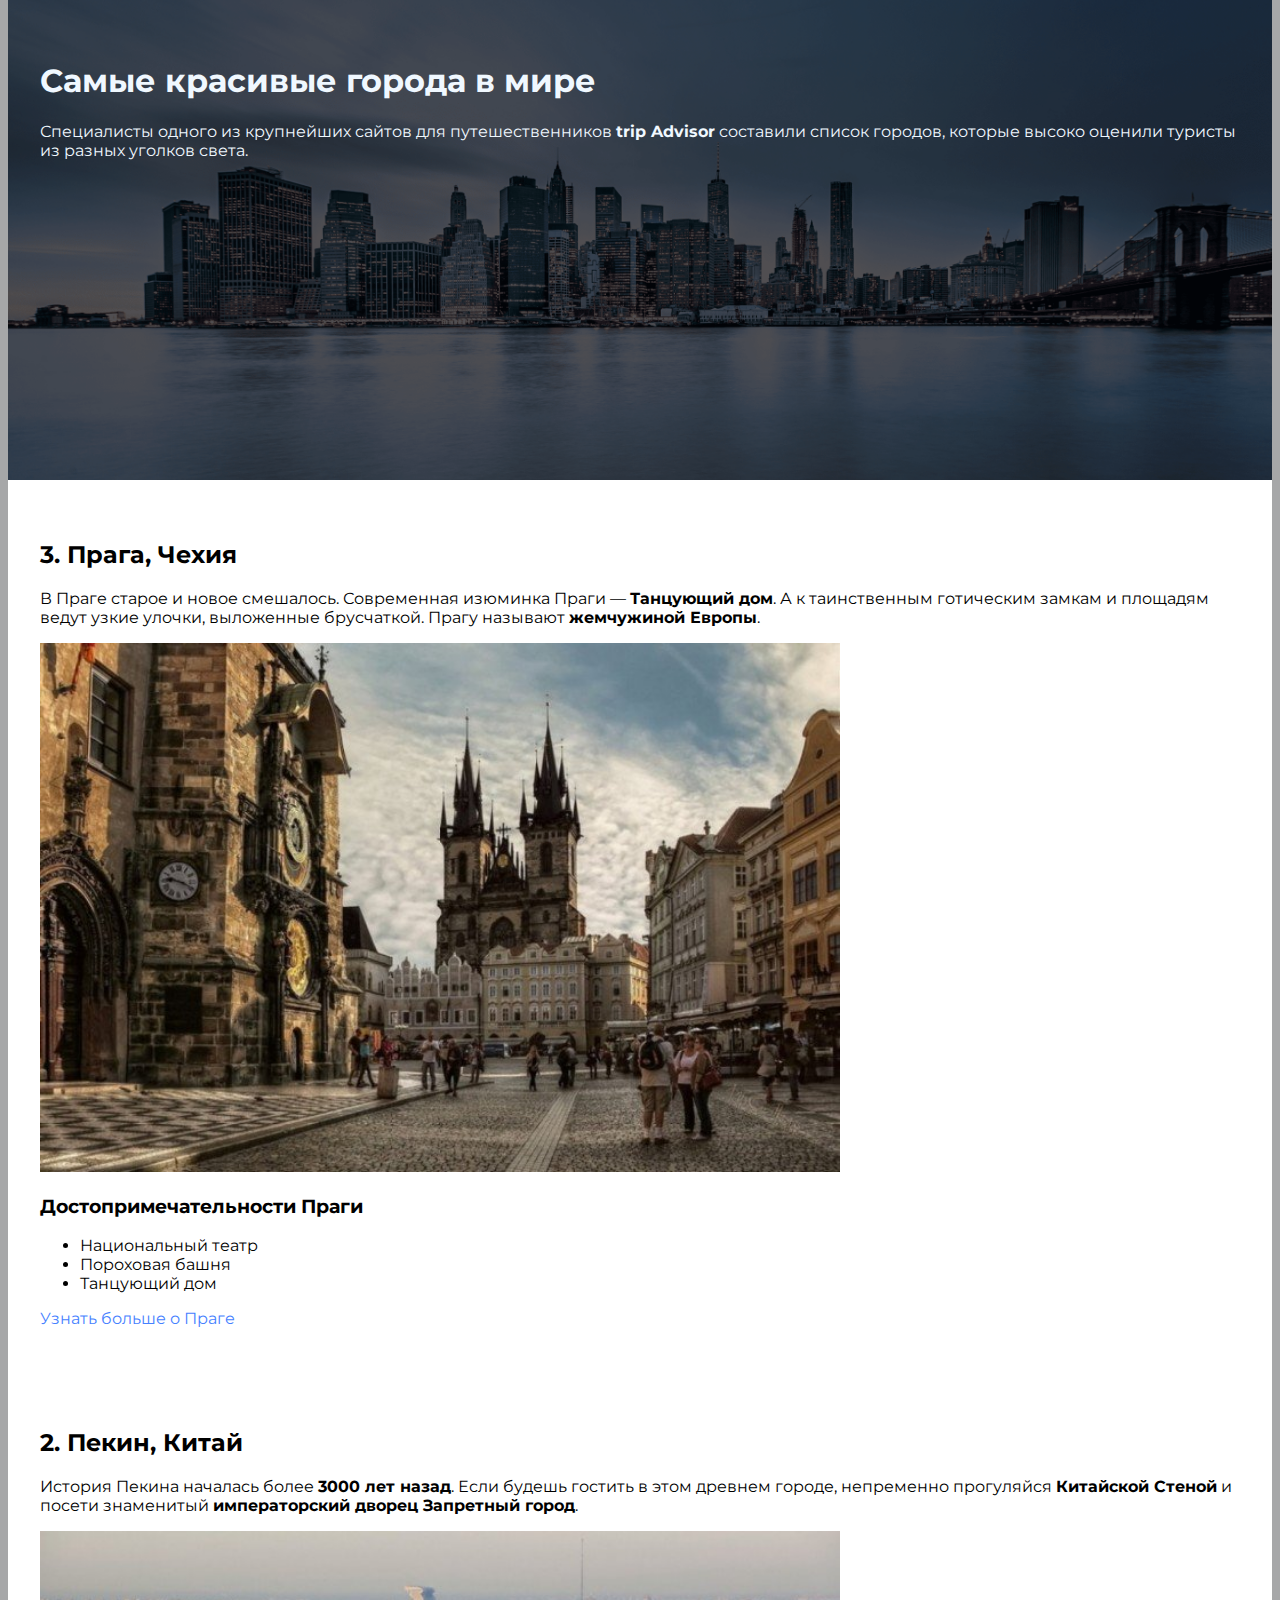
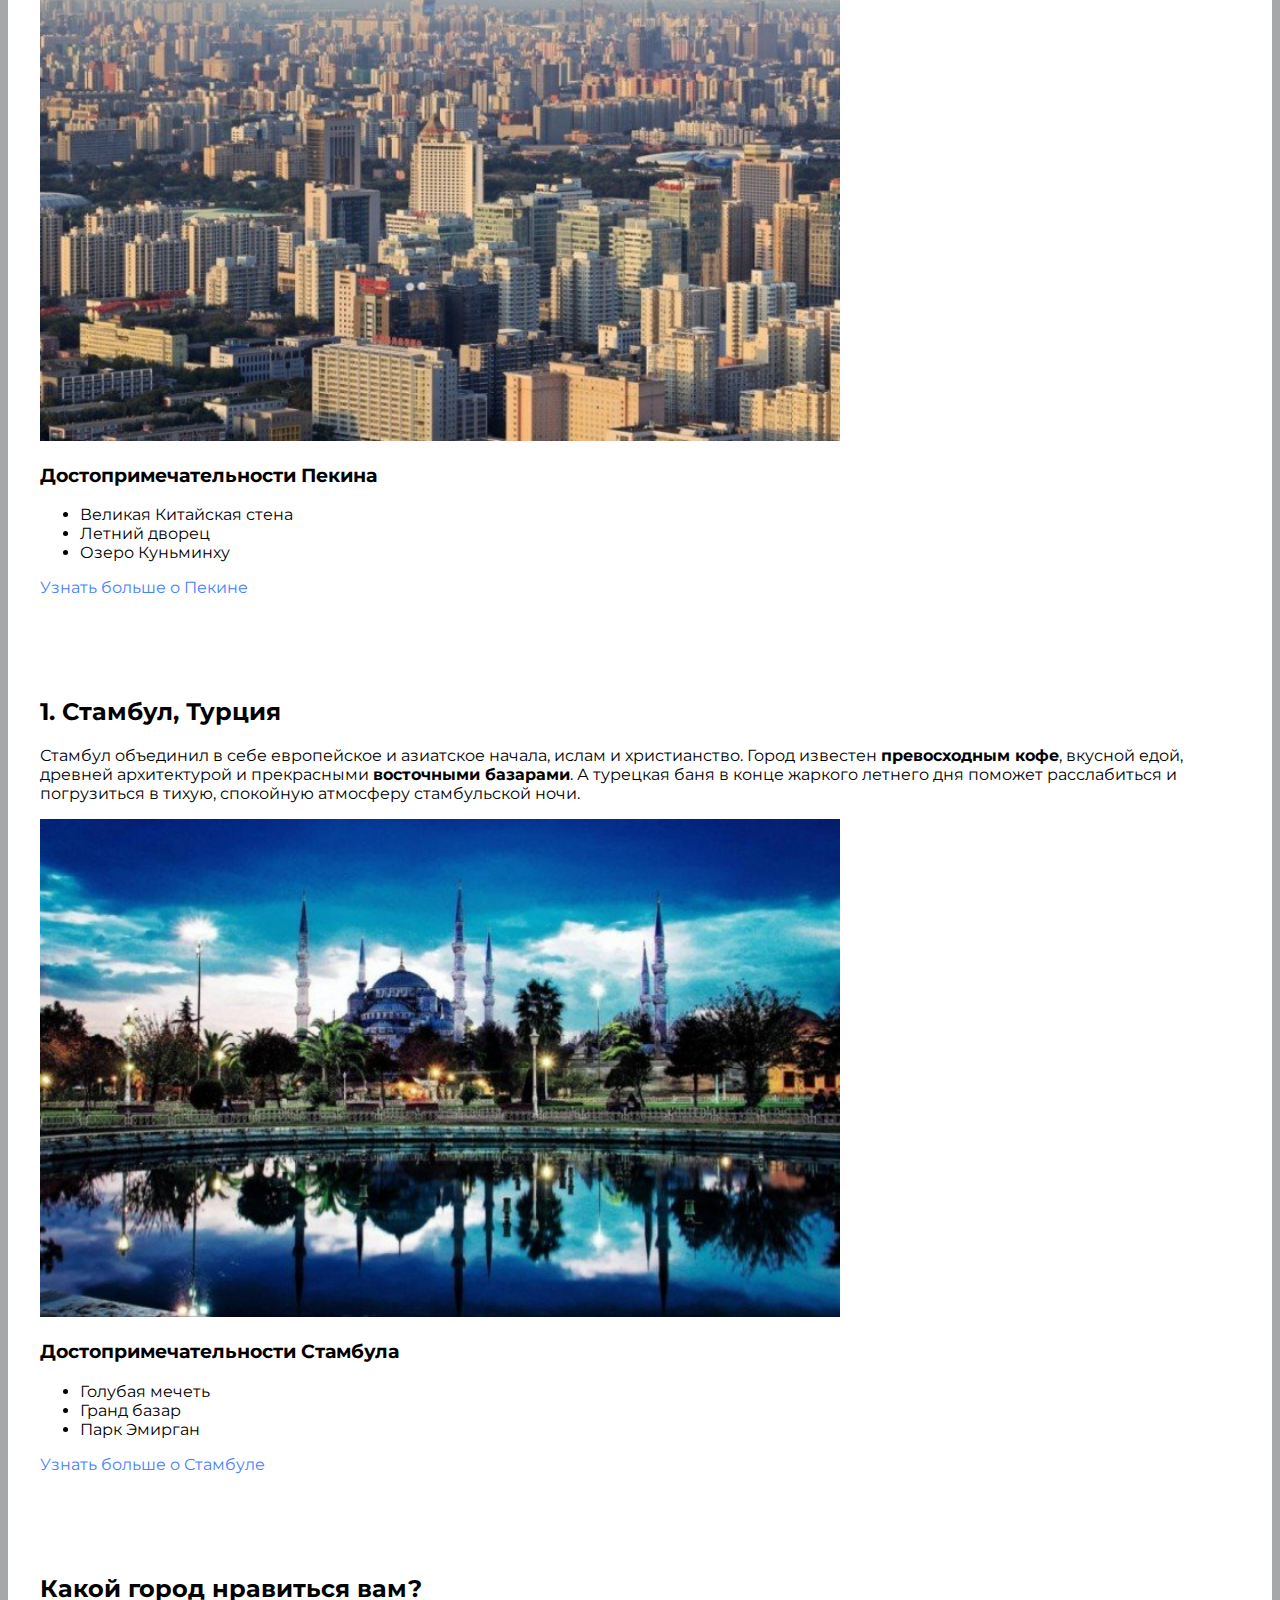
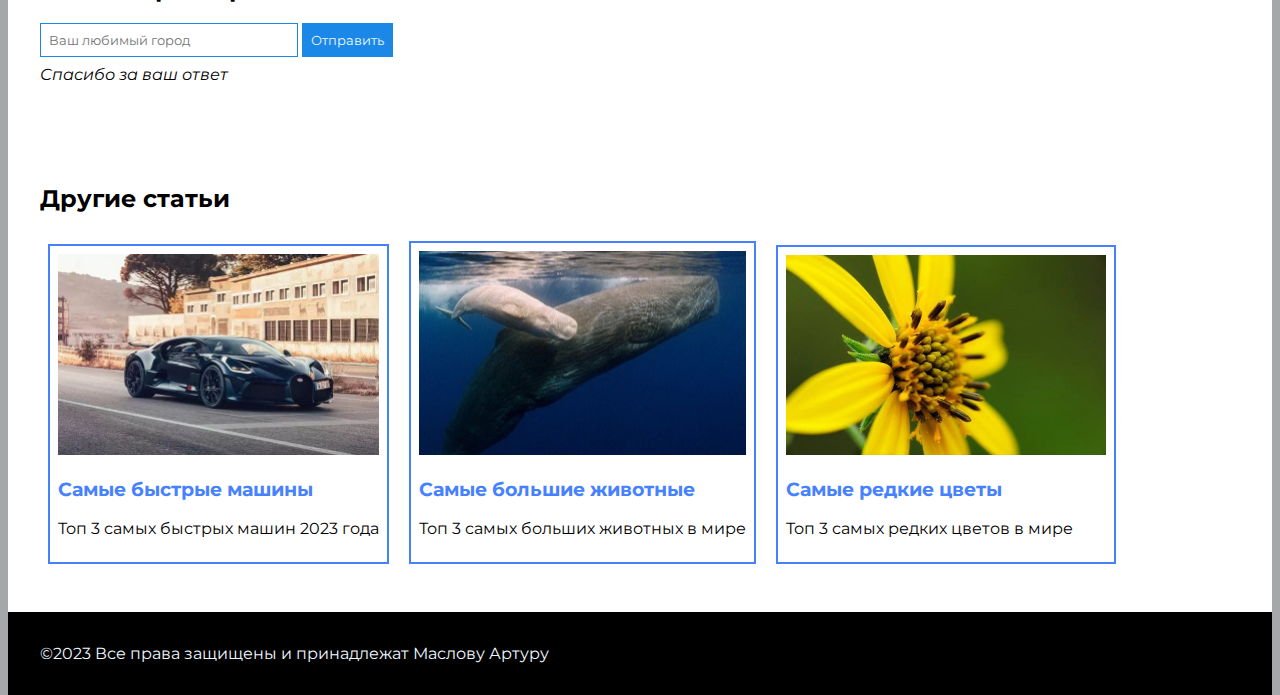
<file: index.html>
<!DOCTYPE html>
<html lang="ru">

<head>
    <link rel="preconnect" href="https://fonts.googleapis.com">
    <link rel="preconnect" href="https://fonts.gstatic.com" crossorigin>
    <link href="https://fonts.googleapis.com/css2?family=Montserrat:wght@400;700&display=swap" rel="stylesheet">
    <meta charset="UTF-8">
    <meta http-equiv="X-UA-Compatible" content="IE=edge">
    <meta name="viewport" content="width=device-width, initial-scale=1.0">
    <title>top3</title>
    <link rel="stylesheet" href="./css/Style.css">
</head>

<body>
    <header class="town">
        <h1>Самые красивые города в мире</h1>
        <p>
            Специалисты одного из крупнейших сайтов для путешественников <b>trip Advisor</b> составили список городов,
            которые высоко оценили туристы из разных уголков света.
        </p>
    </header>


    <section>
        <h2>3. Прага, Чехия</h2>
        <p>
            В Праге старое и новое смешалось. Современная изюминка Праги — <b>Танцующий дом</b>. А к таинственным
            готическим
            замкам и площадям ведут узкие улочки, выложенные брусчаткой. Прагу называют <b>жемчужиной Европы</b>.
        </p>
        <img src="./img/Прага.jpg" alt="старинная улица в Праге">
        <h3>Достопримечательности Праги</h3>
        <ul>
            <li>Национальный театр</li>
            <li>Пороховая башня</li>
            <li>Танцующий дом</li>
        </ul>
        <a href="https://ru.wikipedia.org/wiki/%D0%9F%D1%80%D0%B0%D0%B3%D0%B0">Узнать больше о Праге</a>
    </section>

    <section>
        <h2>2. Пекин, Китай</h2>
        <p>
            История Пекина началась более <b>3000 лет назад</b>. Если будешь гостить в этом древнем городе, непременно
            прогуляйся
            <b>Китайской Стеной</b> и посети знаменитый <b>императорский дворец Запретный город</b>.
        </p>
        <img src="./img/Пекин.jpg" alt="пекин с высоты">
        <h3>Достопримечательности Пекина</h3>
        <ul>
            <li>Великая Китайская стена</li>
            <li>Летний дворец</li>
            <li>Озеро Куньминху</li>
        </ul>
        <a href="https://ru.wikipedia.org/wiki/%D0%9F%D0%B5%D0%BA%D0%B8%D0%BD">Узнать больше о Пекине</a>
    </section>

    <section>
        <h2>1. Стамбул, Турция</h2>
        <p>
            Стамбул объединил в себе европейское и азиатское начала, ислам и христианство. Город известен
            <b>превосходным
                кофе</b>,
            вкусной едой, древней архитектурой и прекрасными <b>восточными базарами</b>. А турецкая баня в конце жаркого
            летнего
            дня поможет расслабиться и погрузиться в тихую, спокойную атмосферу стамбульской ночи.
        </p>
        <img src="./img/Стамбул.jpg" alt="голубая мечеть">
        <h3>Достопримечательности Стамбула</h3>
        <ul>
            <li>Голубая мечеть</li>
            <li>Гранд базар</li>
            <li>Парк Эмирган</li>
        </ul>
        <a href="https://ru.wikipedia.org/wiki/%D0%A1%D1%82%D0%B0%D0%BC%D0%B1%D1%83%D0%BB">Узнать больше о Стамбуле</a>
    </section>

    <section>
        <h2>Какой город нравиться вам?</h2>
        <input type="text" placeholder="Ваш любимый город">
        <button>Отправить</button>
        <br>
        <span><i>Спасибо за ваш ответ</i></span>
    </section>

    <section>
        <h2>Другие статьи</h2>
        <a class="link-page" href="./car.html">
            <div>
                <img src="./img/Top3Car.png" alt="">
                <h3>Самые быстрые машины</h3>
                <p>Топ 3 самых быстрых машин 2023 года</p>
            </div>
        </a>

        <a class="link-page" href="animals.html">
            <div>
                <img src="./img/Top3Enimals.png" alt="кит">
                <h3>Самые большие животные </h3>
                <p>Топ 3 самых больших животных в мире</p>
            </div>
        </a>
        <a class="link-page" href="plants.html">
            <div>
                <img src="./img/Top3Plants.png" alt="цветочек">
                <h3>Самые редкие цветы</h3>
                <p>Топ 3 самых редких цветов в мире</p>
            </div>
        </a>
    </section>

    <footer>
        ©2023 Все права защищены и принадлежат Маслову Артуру
    </footer>
</body>

</html>
</file>
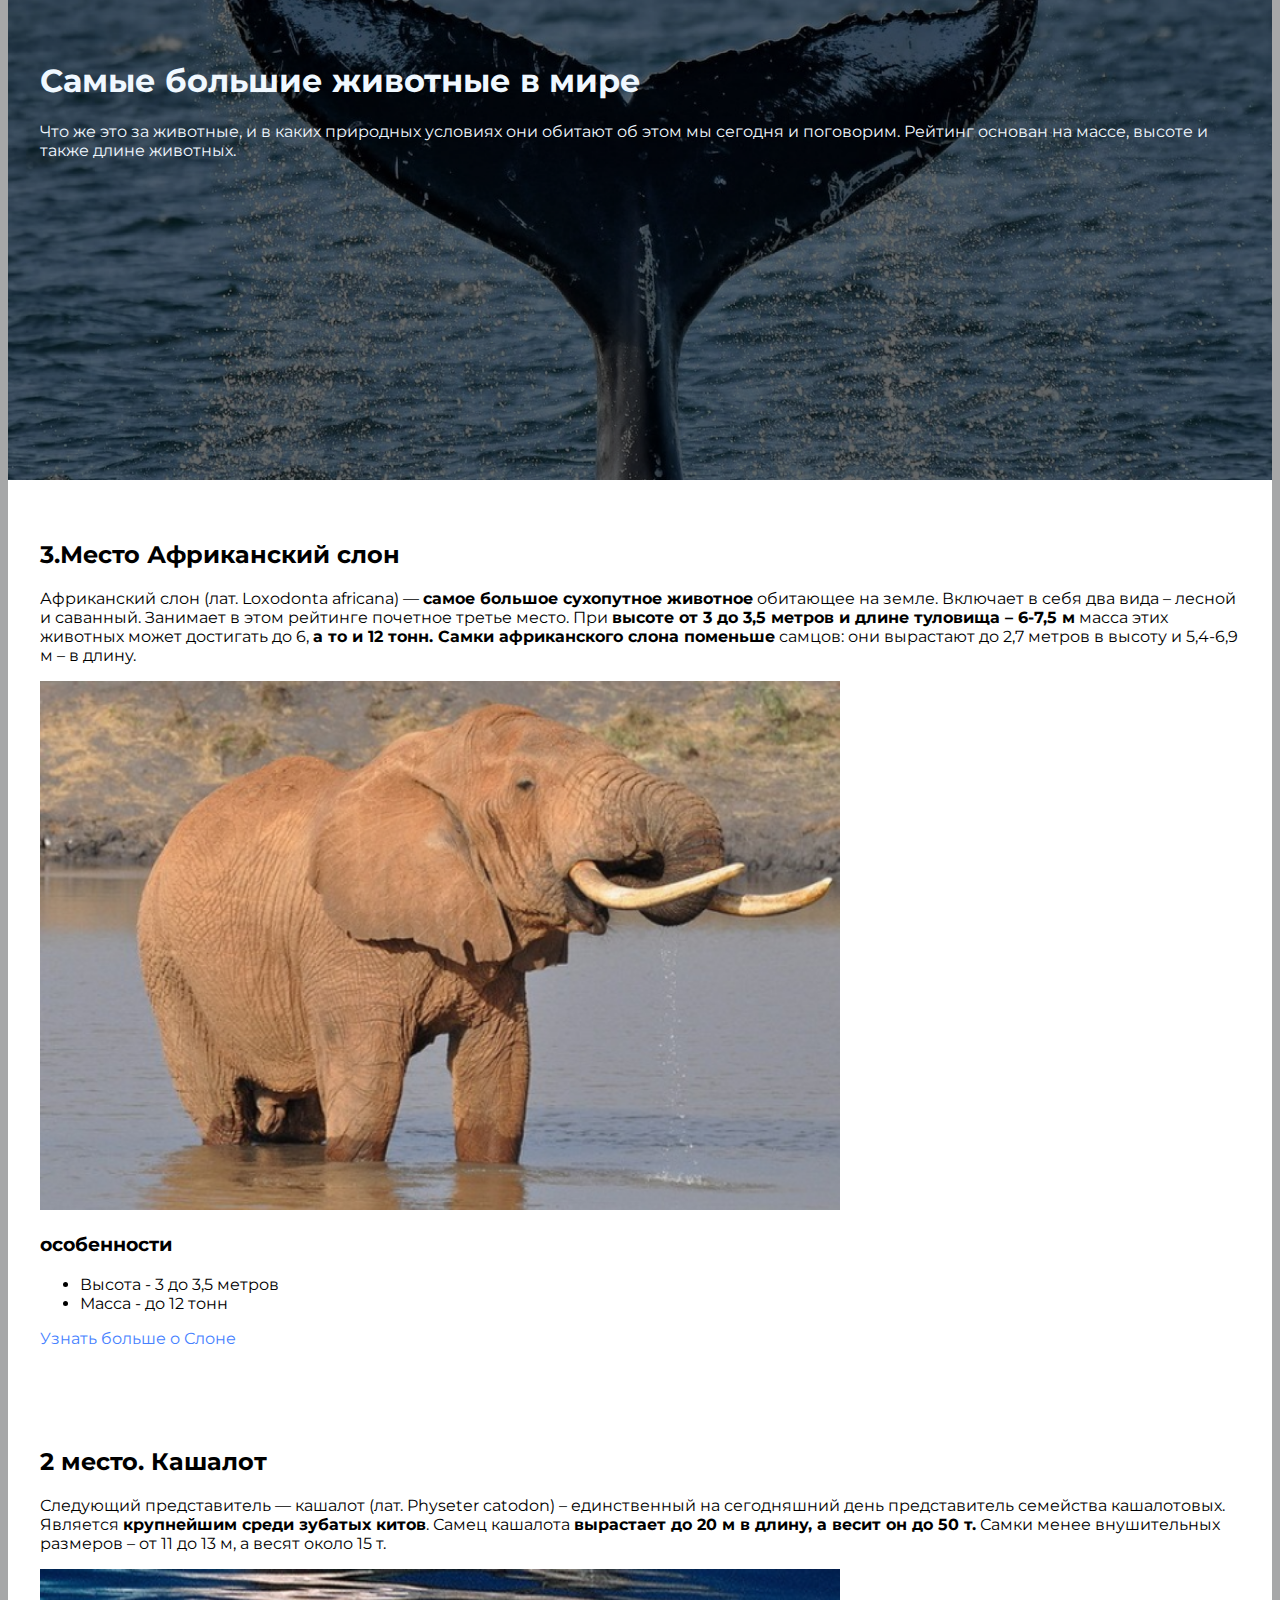
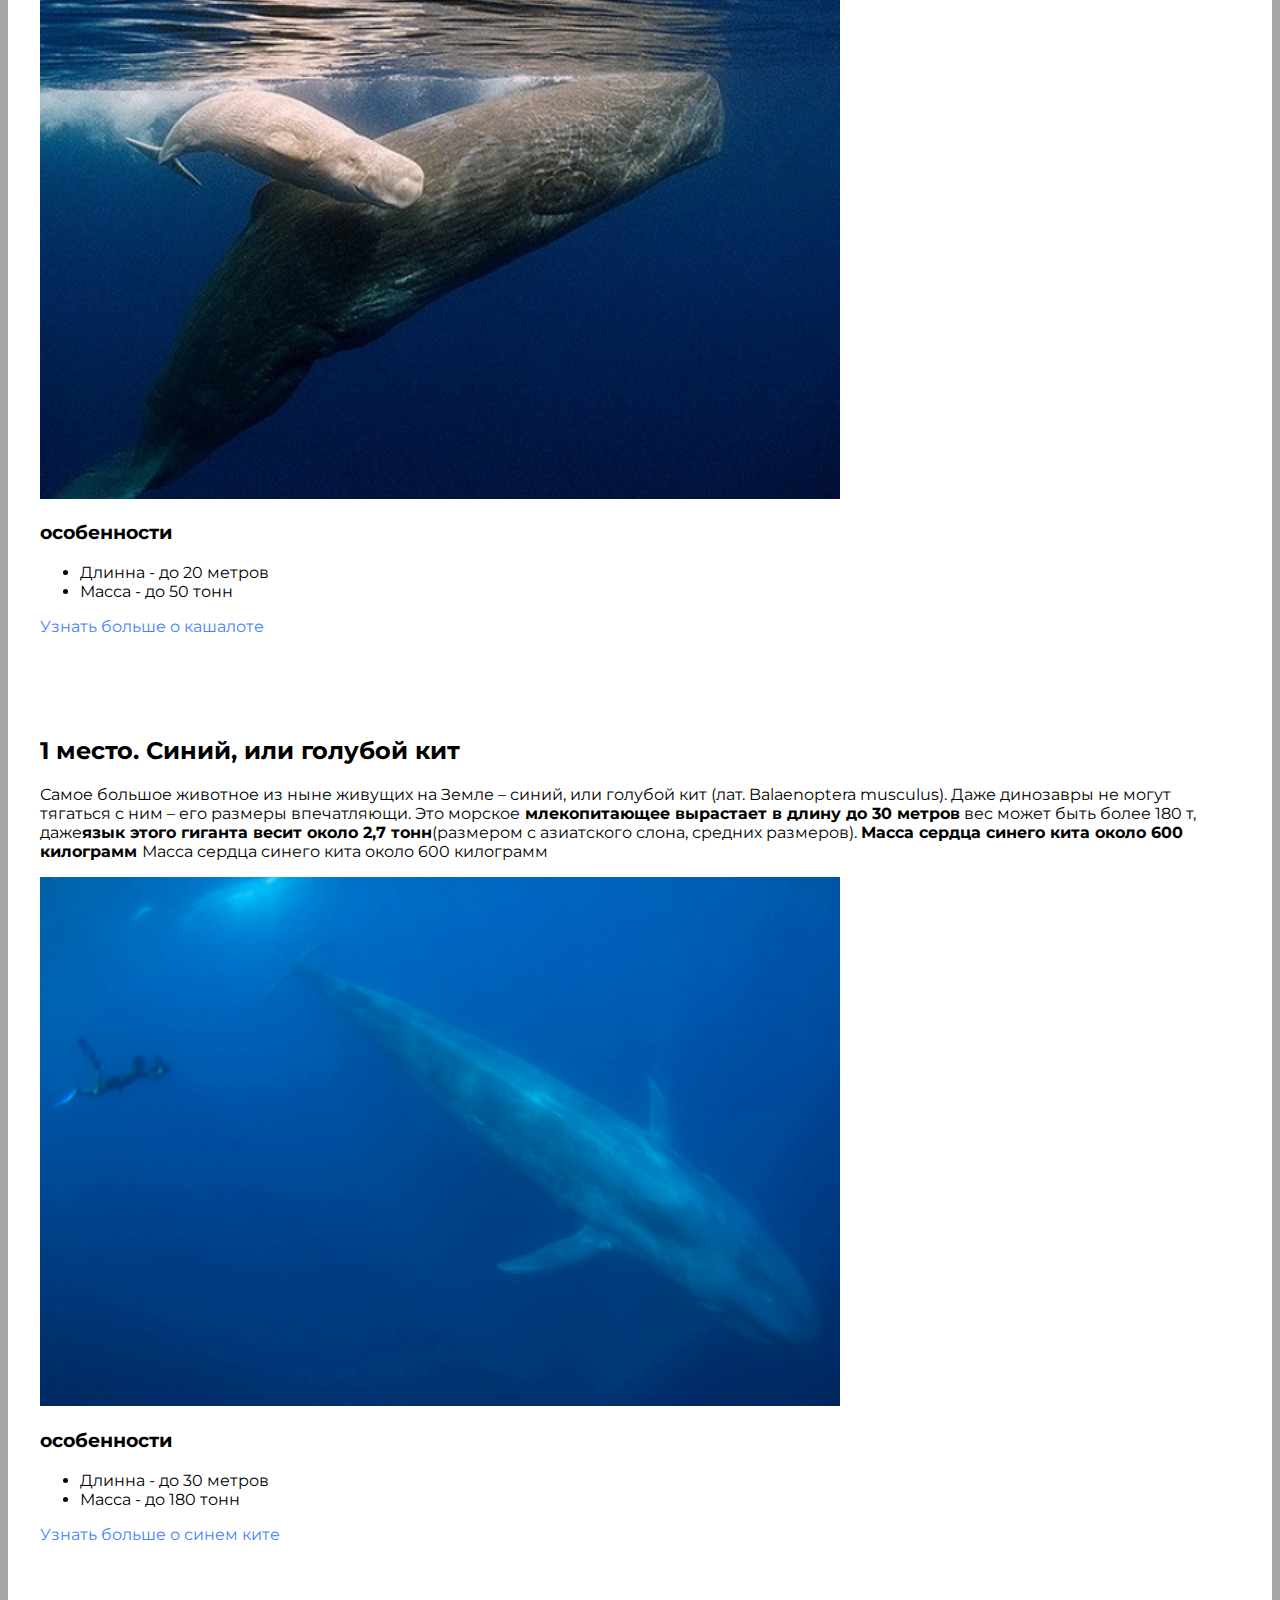
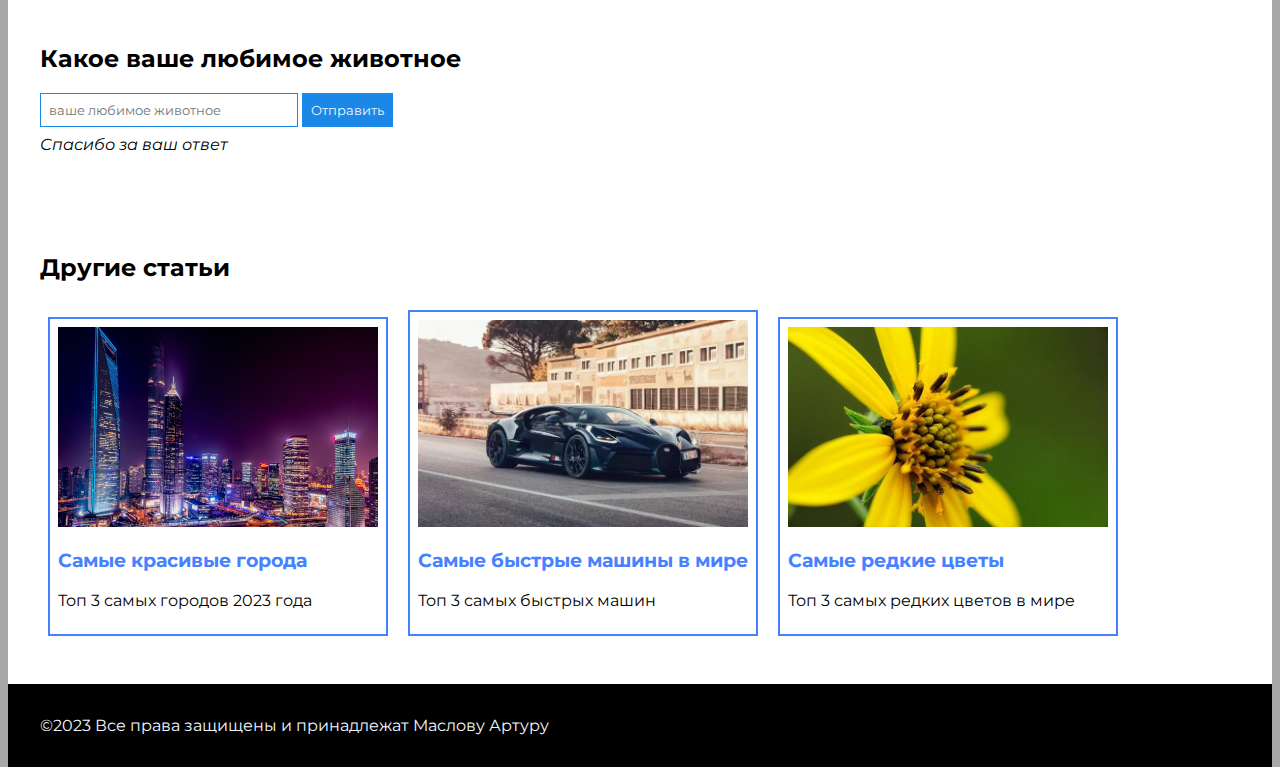
<file: animals.html>
<!DOCTYPE html>
<html lang="ru">

<head>
    <link rel="preconnect" href="https://fonts.googleapis.com">
    <link rel="preconnect" href="https://fonts.gstatic.com" crossorigin>
    <link href="https://fonts.googleapis.com/css2?family=Montserrat:wght@400;700&display=swap" rel="stylesheet">
    <meta charset="UTF-8">
    <meta http-equiv="X-UA-Compatible" content="IE=edge">
    <meta name="viewport" content="width=device-width, initial-scale=1.0">
    <title>top animal</title>
    <link rel="stylesheet" href="./css/Style.css">
</head>

<body>
    <header class="animals">
        <h1>
            Самые большие животные в мире
        </h1>
        <p>

            Что же это за животные, и в каких природных условиях они обитают об этом мы сегодня и поговорим. Рейтинг
            основан на массе, высоте и также длине животных.
        </p>
    </header>
    <section>
        <h2>3.Место Африканский слон</h2>
        <p>
            Африканский слон (лат. Loxodonta africana) — <b>самое большое сухопутное животное</b> обитающее на земле.
            Включает
            в себя два вида – лесной и саванный. Занимает в этом рейтинге почетное третье место. При <b>высоте от 3 до
                3,5
                метров и длине туловища – 6-7,5 м</b> масса этих животных может достигать до 6, <b>а то и 12 тонн. Самки
                африканского слона поменьше</b> самцов: они вырастают до 2,7 метров в высоту и 5,4-6,9 м – в длину.
        </p>
        <img src="./img/Слон.png" alt="слонек">
        <h3>особенности</h3>
        <ul>
            <li>Высота - 3 до 3,5 метров</li>
            <li>Масса - до 12 тонн</li>
        </ul>
        <a
            href="https://ru.wikipedia.org/wiki/%D0%90%D1%84%D1%80%D0%B8%D0%BA%D0%B0%D0%BD%D1%81%D0%BA%D0%B8%D0%B5_%D1%81%D0%BB%D0%BE%D0%BD%D1%8B">Узнать
            больше о Слоне</a>
    </section>

    <section>
        <h2>2 место. Кашалот</h2>
        <p>
            Следующий представитель — кашалот (лат. Physeter catodon) – единственный на сегодняшний день представитель
            семейства кашалотовых. Является <b>крупнейшим среди зубатых китов</b>. Самец кашалота <b>вырастает до 20 м в
                длину, а
                весит он до 50 т.</b> Самки менее внушительных размеров – от 11 до 13 м, а весят около 15 т.
        </p>
        <img src="./img/Кашалот.png" alt="кiт">
        <h3>особенности</h3>
        <ul>
            <li>Длинна - до 20 метров</li>
            <li>Масса - до 50 тонн</li>
        </ul>
        <a href="https://ru.wikipedia.org/wiki/%D0%9A%D0%B0%D1%88%D0%B0%D0%BB%D0%BE%D1%82">Узнать больше о кашалоте</a>
    </section>

    <section>
        <h2>1 место. Синий, или голубой кит</h2>
        <p>
            Самое большое животное из ныне живущих на Земле – синий, или голубой кит (лат. Balaenoptera musculus). Даже
            динозавры не могут тягаться с ним – его размеры впечатляющи. Это морское<b> млекопитающее вырастает в длину
                до 30 метров</b> вес может быть более 180 т, даже<b>язык этого гиганта весит около 2,7 тонн</b>(размером
            с азиатского слона, средних размеров). <b>Масса сердца синего кита около 600 килограмм </b>Масса сердца
            синего кита около 600 килограмм
        </p>
        <img src="./img/Кит.png" alt="тачка">
        <h3>особенности</h3>
        <ul>
            <li>Длинна - до 30 метров</li>
            <li>Масса - до 180 тонн</li>
        </ul>
        <a href="https://ru.wikipedia.org/wiki/%D0%A1%D0%B8%D0%BD%D0%B8%D0%B9_%D0%BA%D0%B8%D1%82">Узнать больше о синем ките</a>
    </section>

    <section>
        <h2>Какое ваше любимое животное</h2>
        <input type="text" placeholder="ваше любимое животное">
        <button>Отправить</button>
        <br>
        <span><i>Спасибо за ваш ответ</i></span>
    </section>

    <section>

        <h2>Другие статьи</h2>
        <a class="link-page" href="./index.html">
            <div>
                <img src="./img/Top3Town.png" alt="Bugatti">
                <h3>Самые красивые города</h3>
                <p>Топ 3 самых городов 2023 года</p>
            </div>
        </a>

        <a class="link-page" href="car.html">
            <div>
                <img src="./img/Top3Car.png" alt="кит">
                <h3>Самые быстрые машины в мире </h3>
                <p>Топ 3 самых быстрых машин </p>
            </div>
        </a>
        <a class="link-page" href="plants.html">
            <div>
                <img src="./img/Top3Plants.png" alt="цветочек">
                <h3>Самые редкие цветы</h3>
                <p>Топ 3 самых редких цветов в мире</p>
            </div>
        </a>
    </section>

    <footer>
        ©2023 Все права защищены и принадлежат Маслову Артуру
    </footer>
</body>

</html>
</file>
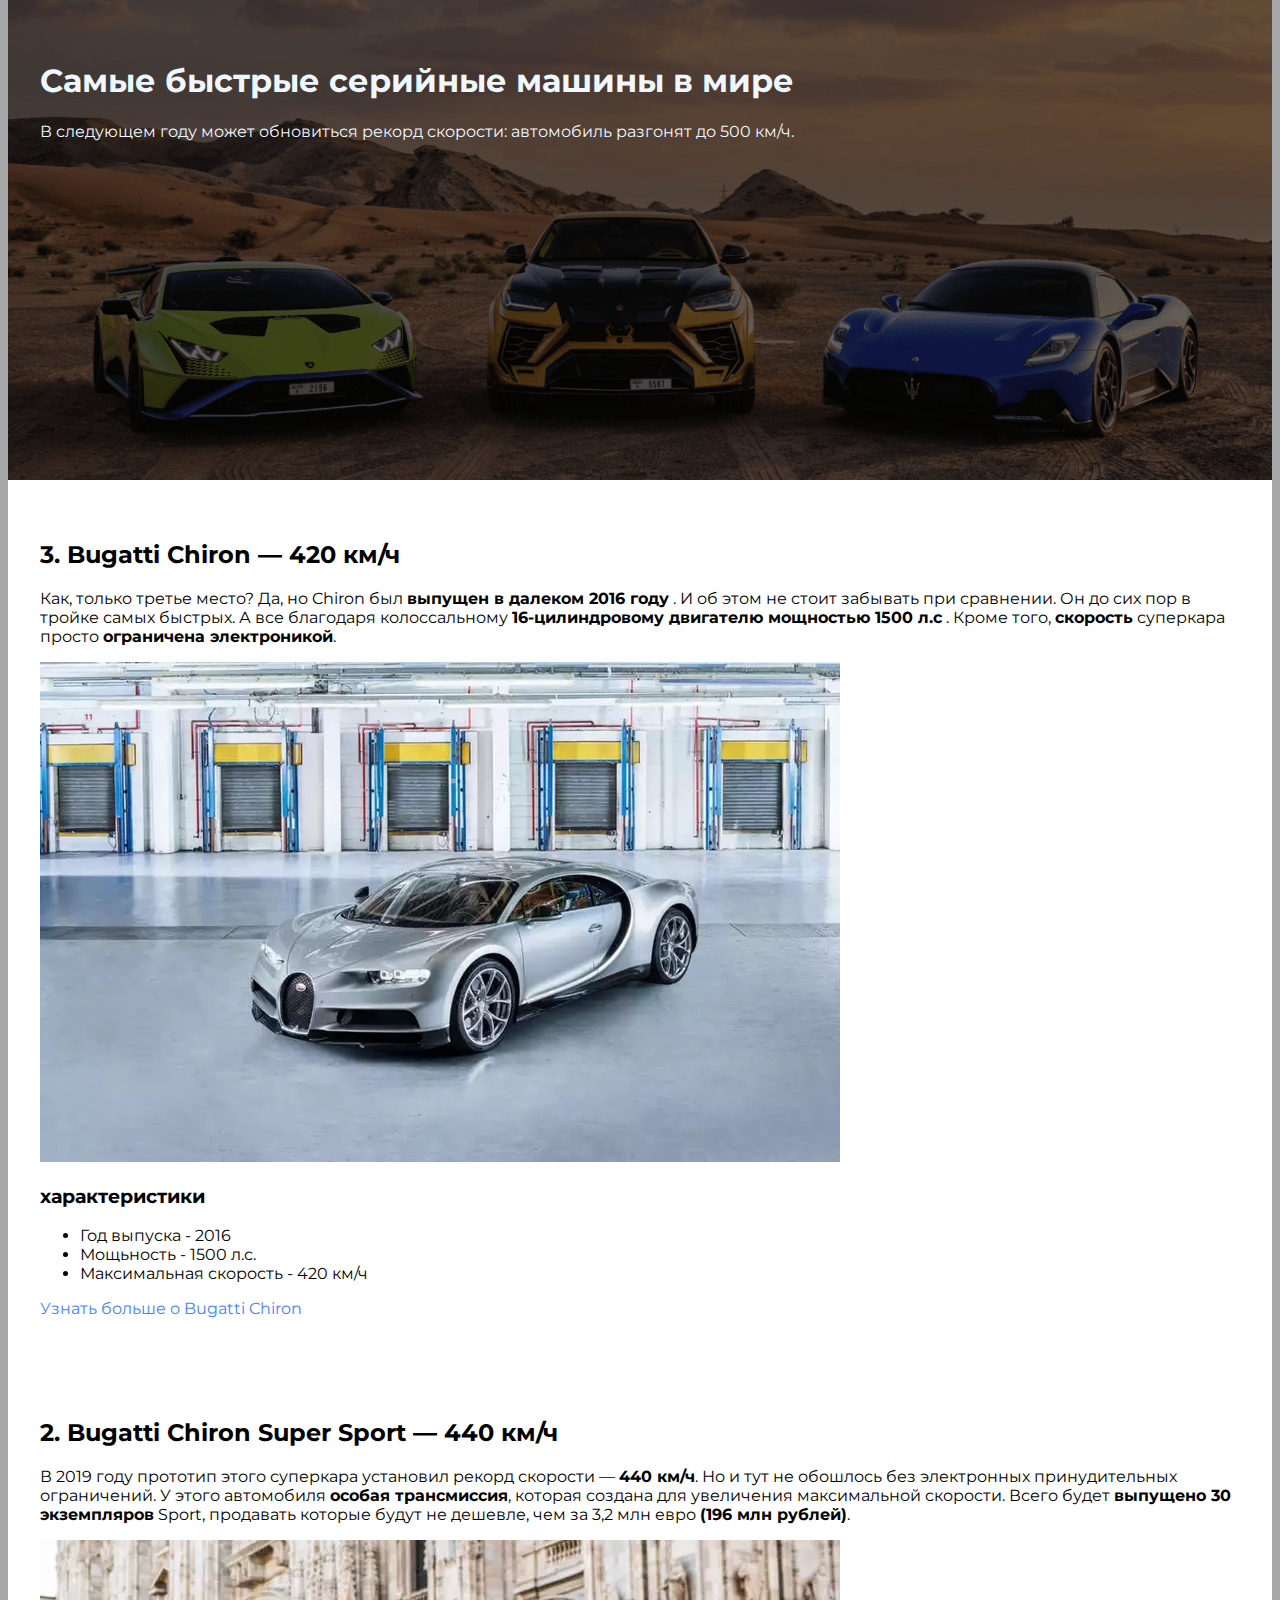
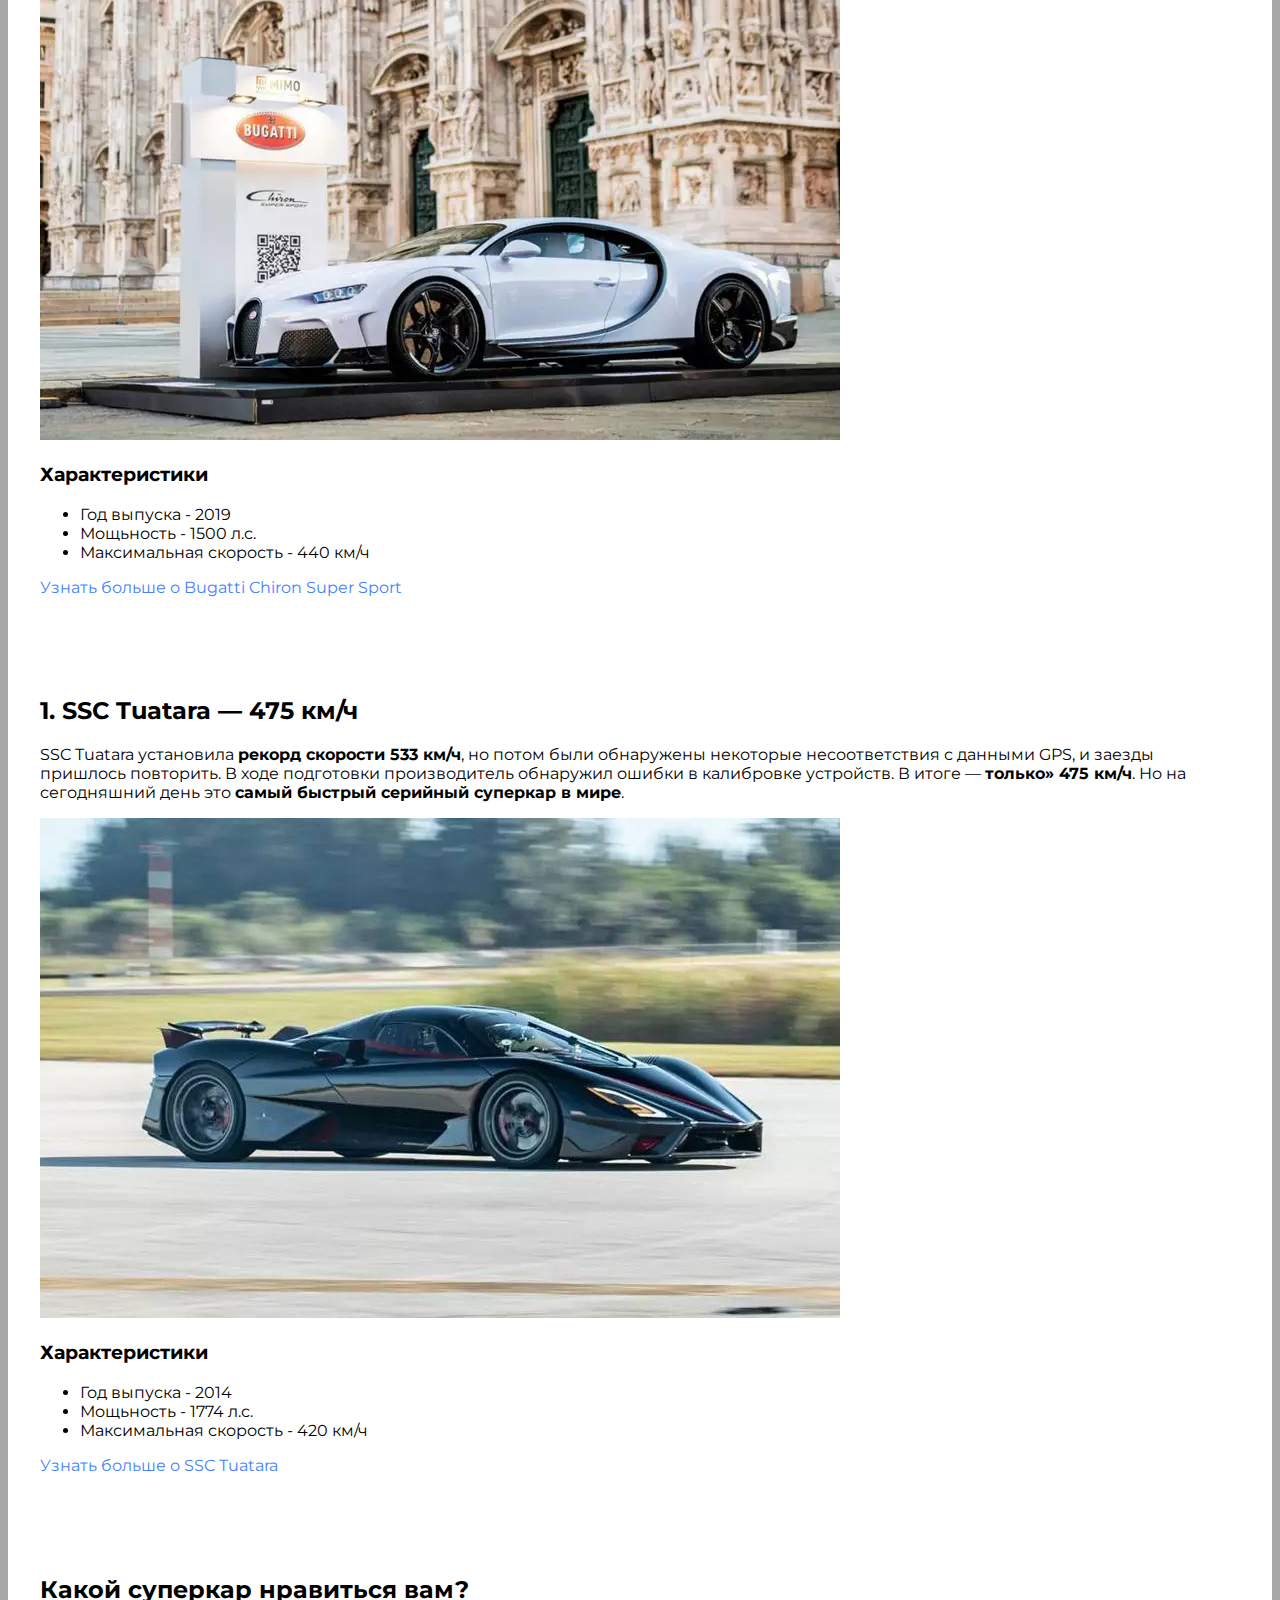
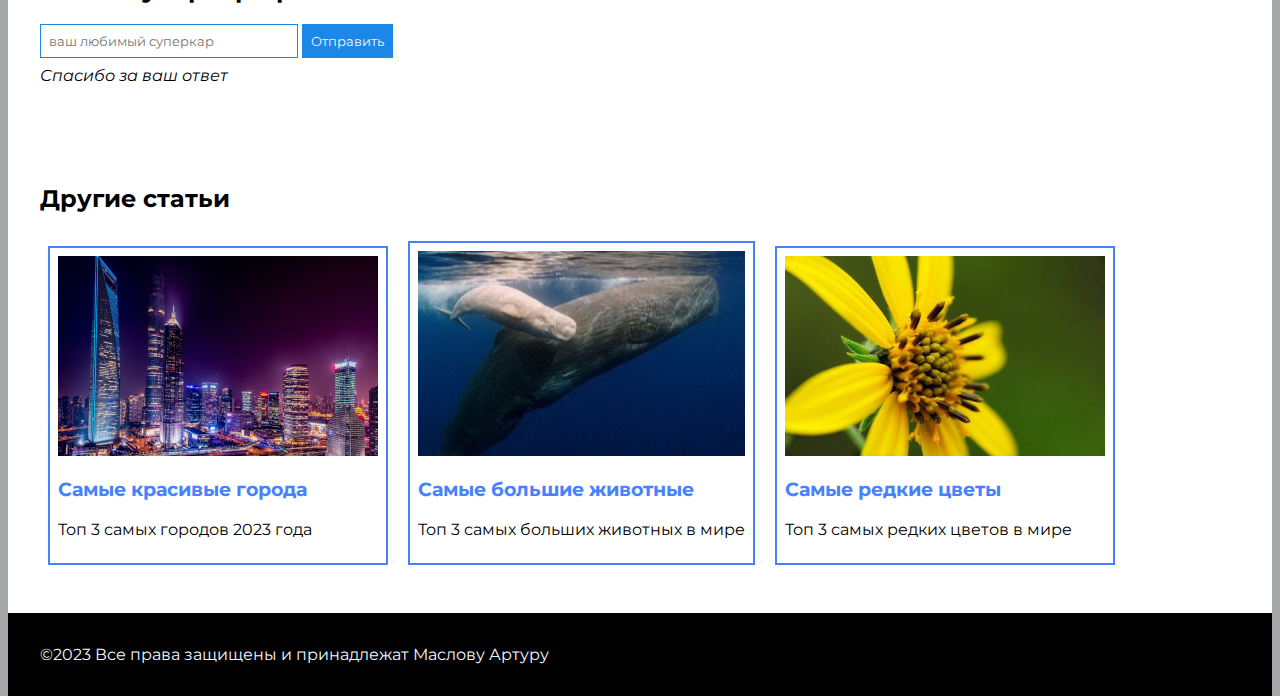
<file: car.html>
<!DOCTYPE html>
<html lang="ru">

<head>
    <link rel="preconnect" href="https://fonts.googleapis.com">
    <link rel="preconnect" href="https://fonts.gstatic.com" crossorigin>
    <link href="https://fonts.googleapis.com/css2?family=Montserrat:wght@400;700&display=swap" rel="stylesheet">
    <meta charset="UTF-8">
    <meta http-equiv="X-UA-Compatible" content="IE=edge">
    <meta name="viewport" content="width=device-width, initial-scale=1.0">
    <title>top car</title>
    <link rel="stylesheet" href="./css/Style.css">
</head>

<body>
    <header class="car">
        <h1>
            Самые быстрые серийные машины в мире
        </h1>
        <p>
            В следующем году может обновиться рекорд скорости: автомобиль разгонят до 500 км/ч.
        </p>
    </header>
    <section>
        <h2>3. Bugatti Chiron — 420 км/ч</h2>
        <p>
            Как, только третье место? Да, но Chiron был <b>выпущен в далеком 2016 году</b> . И об этом не стоит забывать
            при
            сравнении. Он до сих пор в тройке самых быстрых. А все благодаря колоссальному <b>16-цилиндровому двигателю
                мощностью 1500 л.с</b> . Кроме того, <b>скорость</b> суперкара просто <b>ограничена электроникой</b>.
        </p>
        <img src="./img/car3.webp" alt="тачка">
        <h3>характеристики</h3>
        <ul>
            <li>Год выпуска - 2016</li>
            <li>Мощьность - 1500 л.с.</li>
            <li>Максимальная скорость - 420 км/ч</li>
        </ul>
        <a href="https://ru.wikipedia.org/wiki/Bugatti_Chiron">Узнать больше о Bugatti Chiron</a>
    </section>

    <section>
        <h2>2. Bugatti Chiron Super Sport — 440 км/ч</h2>
        <p>
            В 2019 году прототип этого суперкара установил рекорд скорости — <b>440 км/ч</b>. Но и тут не обошлось без
            электронных принудительных ограничений. У этого автомобиля <b>особая трансмиссия</b>, которая создана для
            увеличения максимальной скорости. Всего будет <b>выпущено 30 экземпляров</b> Sport, продавать которые будут
            не
            дешевле, чем за 3,2 млн евро <b>(196 млн рублей)</b>.
        </p>
        <img src="./img/car2.webp" alt="тачка">
        <h3>Характеристики</h3>
        <ul>
            <li>Год выпуска - 2019</li>
            <li>Мощьность - 1500 л.с.</li>
            <li>Максимальная скорость - 440 км/ч</li>
        </ul>
        <a href="https://ru.wikipedia.org/wiki/Bugatti_Chiron">Узнать больше о Bugatti Chiron Super Sport</a>
    </section>

    <section>
        <h2>1. SSC Tuatara — 475 км/ч</h2>
        <p>
            SSC Tuatara установила <b>рекорд скорости 533 км/ч</b>, но потом были обнаружены некоторые несоответствия с данными
            GPS, и заезды пришлось повторить. В ходе подготовки производитель обнаружил ошибки в калибровке устройств. В
            итоге — <b>только» 475 км/ч</b>. Но на сегодняшний день это <b>самый быстрый серийный суперкар в мире</b>.
        </p>
        <img src="./img/photo_5915834790861454815_x.jpg" alt="тачка">
        <h3>Характеристики</h3>
        <ul>
            <li>Год выпуска - 2014</li>
            <li>Мощьность - 1774 л.с.</li>
            <li>Максимальная скорость - 420 км/ч</li>
        </ul>
        <a href="https://ru.wikipedia.org/wiki/SSC_Tuatara">Узнать больше о SSC Tuatara</a>
    </section>

    <section>
        <h2>Какой суперкар нравиться вам?</h2>
        <input type="text" placeholder="ваш любимый суперкар">
        <button>Отправить</button>
        <br>
        <span><i>Спасибо за ваш ответ</i></span>
    </section>

    <section>
        
        <h2>Другие статьи</h2>
        <a class="link-page" href="./index.html">
            <div>
                <img src="./img/Top3Town.png" alt="Bugatti">
                <h3>Самые красивые города</h3>
                <p>Топ 3 самых городов 2023 года</p>
            </div>
        </a>

        <a class="link-page" href="animals.html">
            <div>
                <img src="./img/Top3Enimals.png" alt="кит">
                <h3>Самые большие животные </h3>
                <p>Топ 3 самых больших животных в мире</p>
            </div>
        </a>
        <a class="link-page" href="plants.html">
            <div>
                <img src="./img/Top3Plants.png" alt="цветочек">
                <h3>Самые редкие цветы</h3>
                <p>Топ 3 самых редких цветов в мире</p>
            </div>
        </a>
    </section>

    <footer>
        ©2023 Все права защищены и принадлежат Маслову Артуру
    </footer>
</body>

</html>
</file>
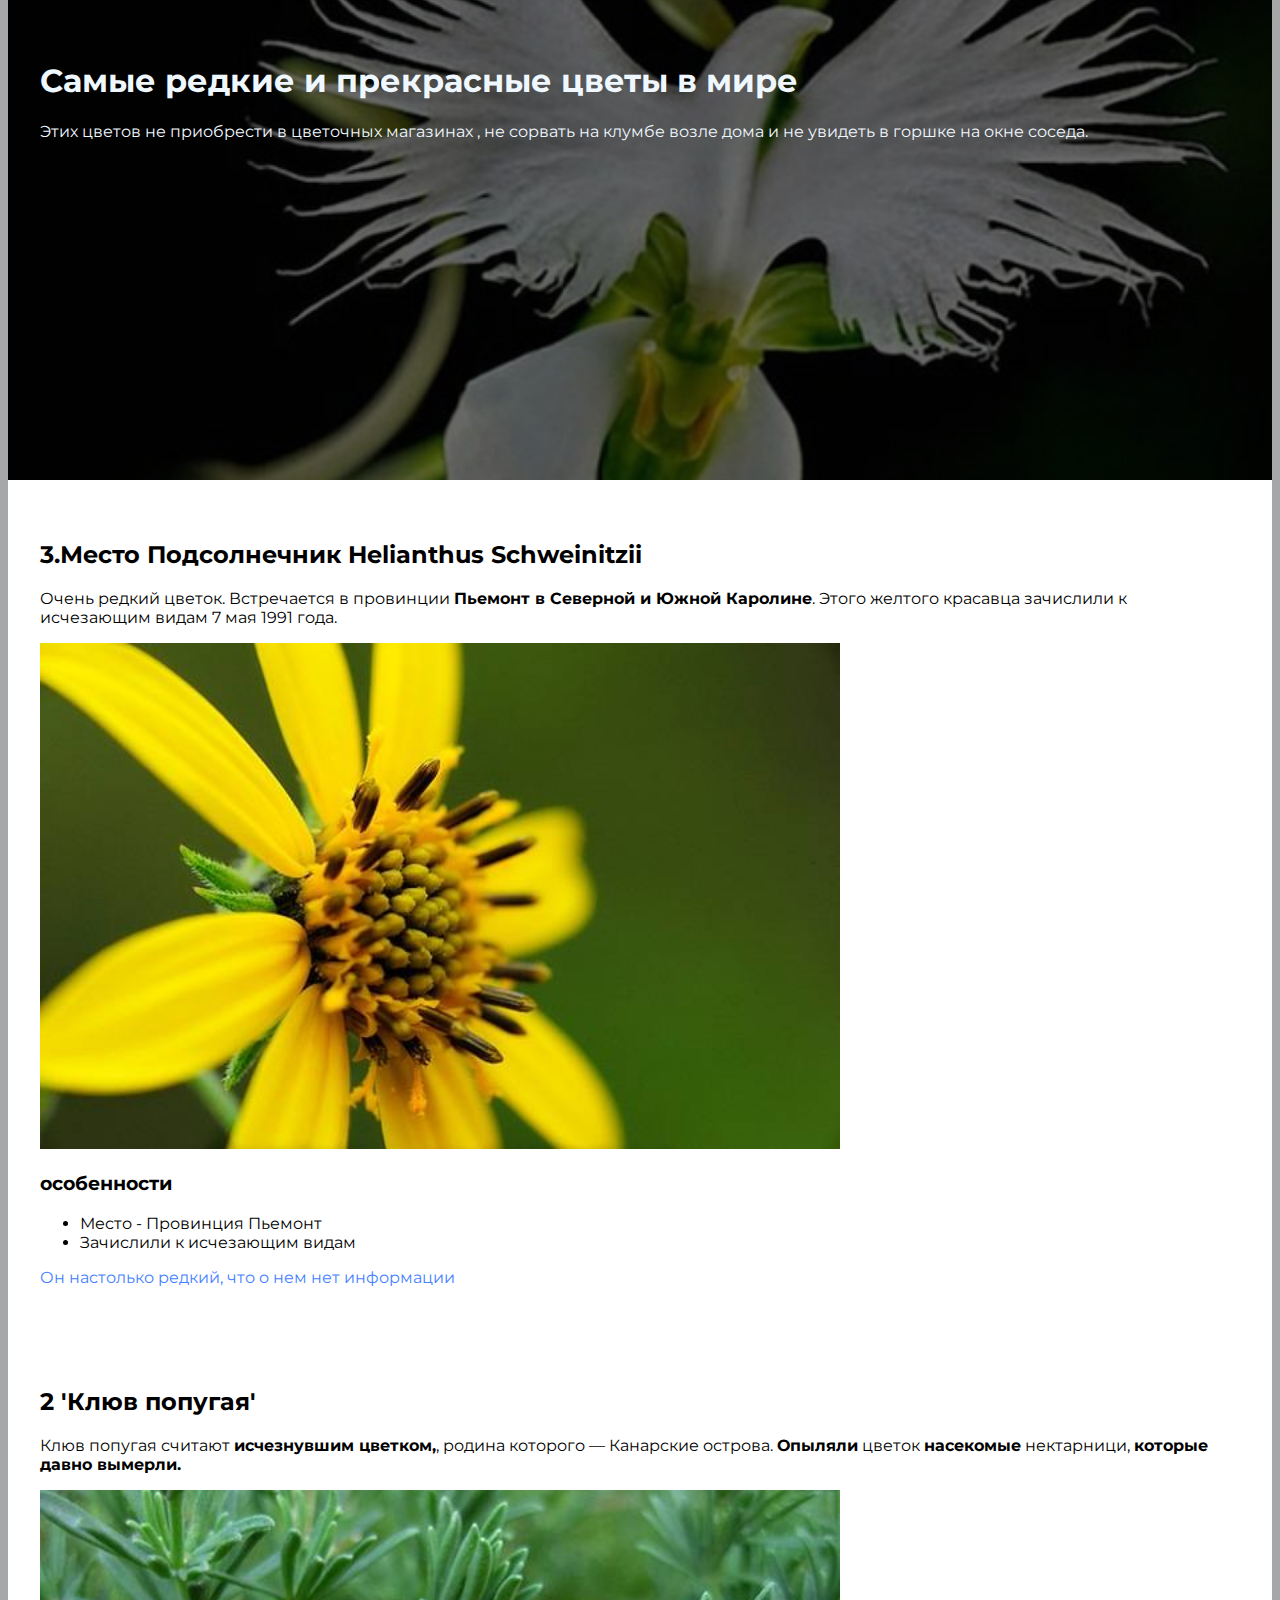
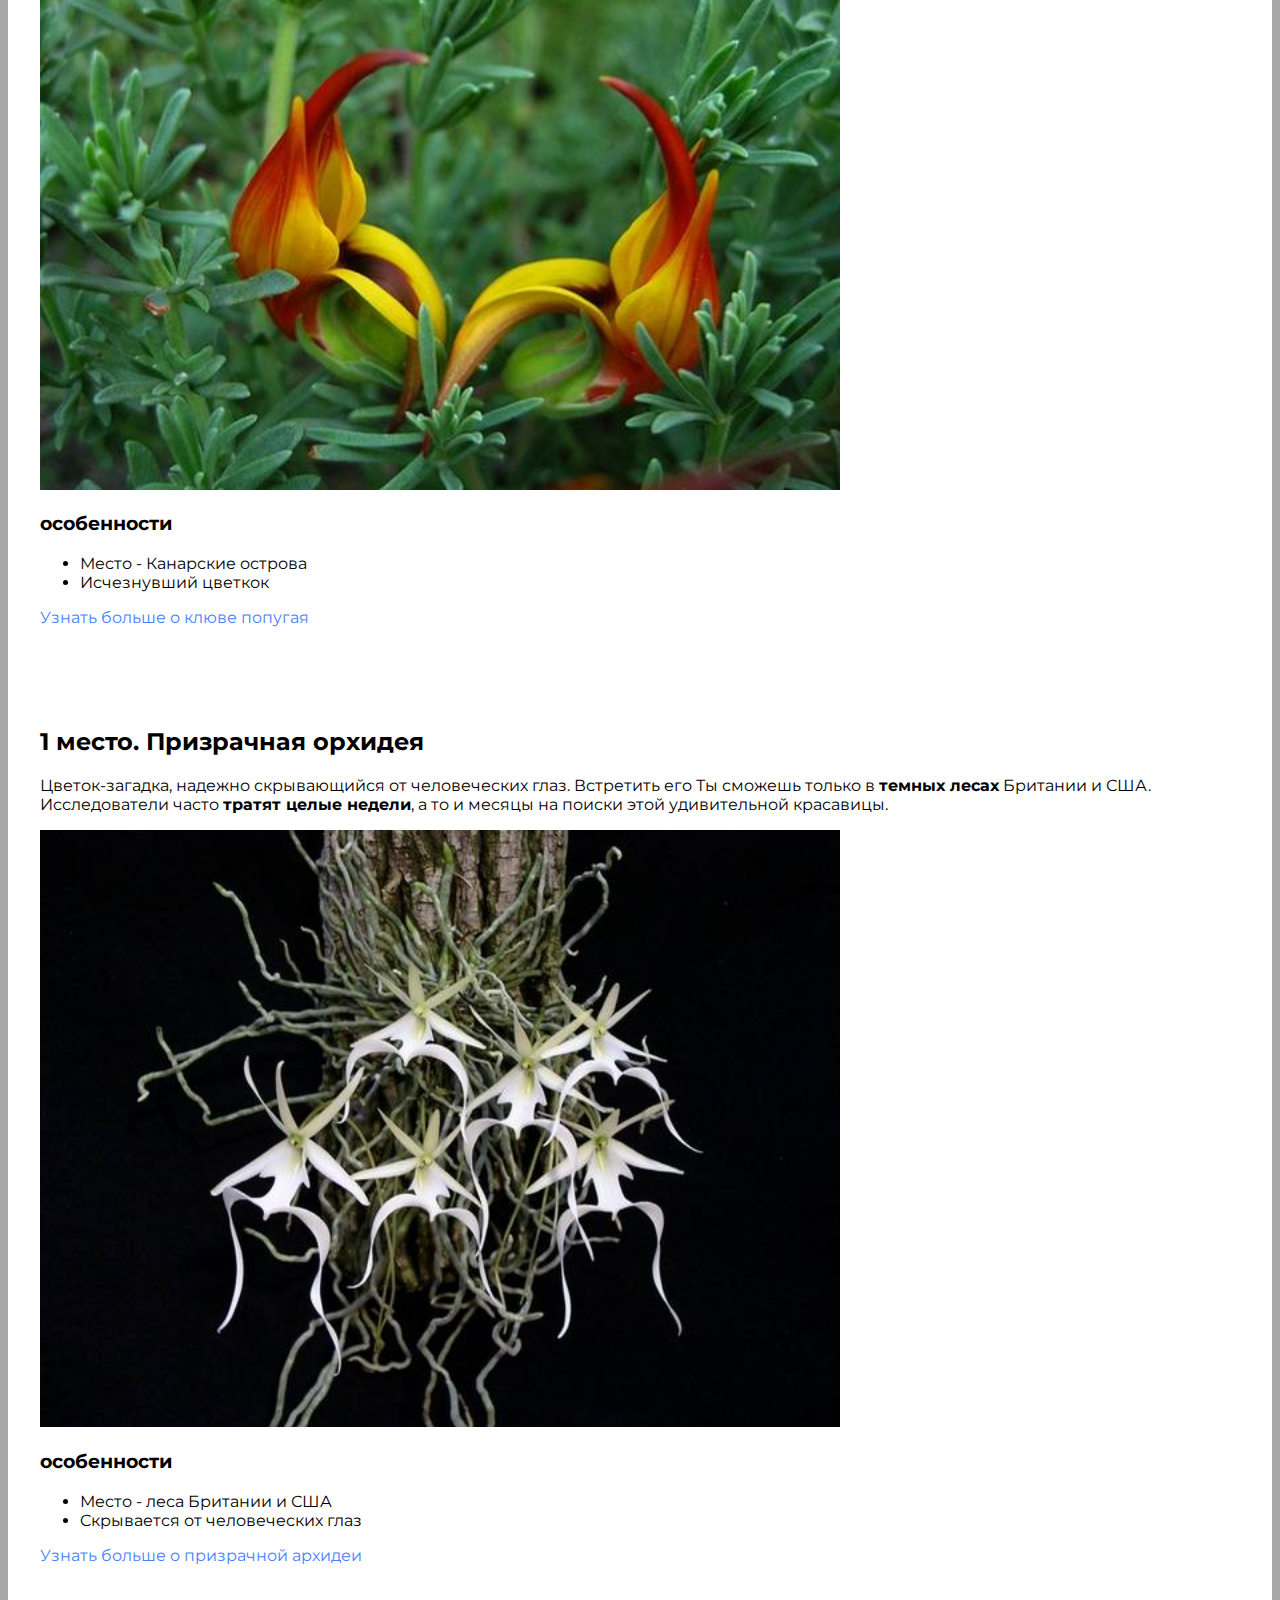
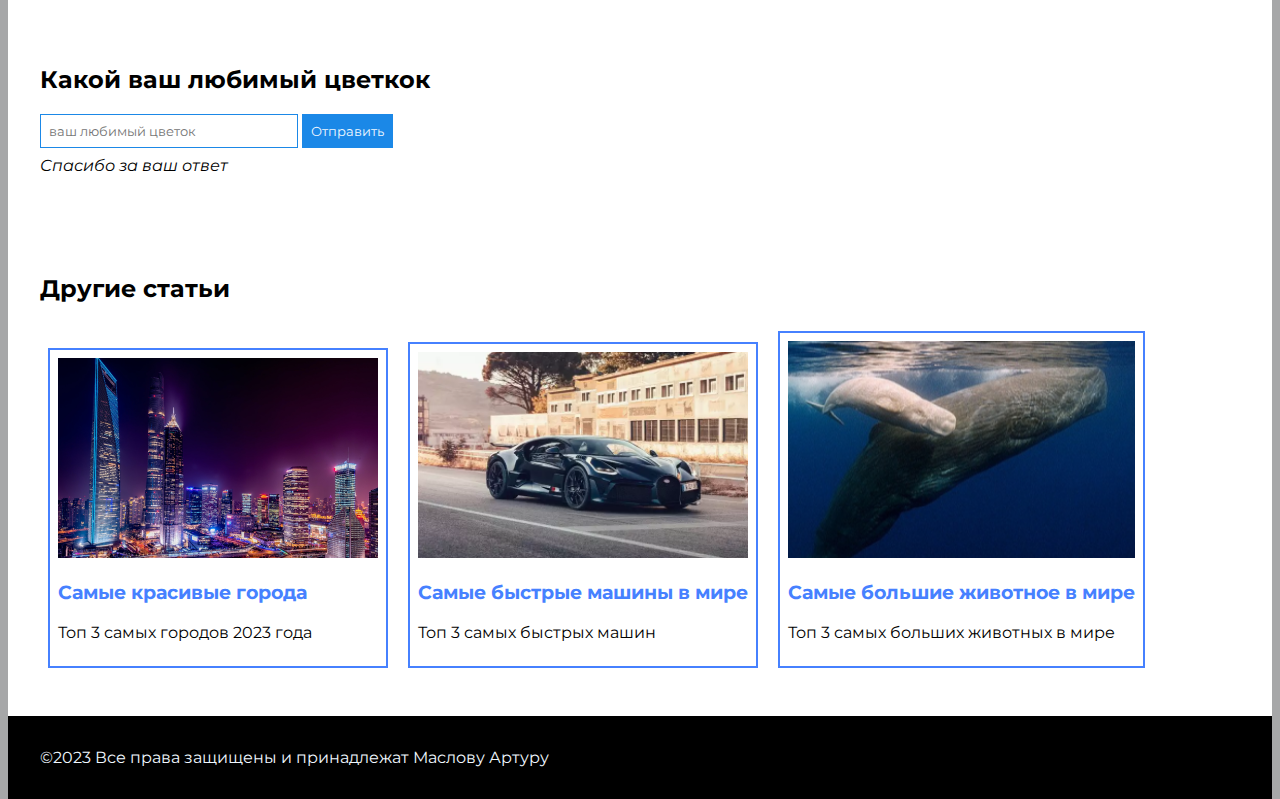
<file: plants.html>
<!DOCTYPE html>
<html lang="ru">

<head>
    <link rel="preconnect" href="https://fonts.googleapis.com">
    <link rel="preconnect" href="https://fonts.gstatic.com" crossorigin>
    <link href="https://fonts.googleapis.com/css2?family=Montserrat:wght@400;700&display=swap" rel="stylesheet">
    <meta charset="UTF-8">
    <meta http-equiv="X-UA-Compatible" content="IE=edge">
    <meta name="viewport" content="width=device-width, initial-scale=1.0">
    <title>top animal</title>
    <link rel="stylesheet" href="./css/Style.css">
</head>

<body>
    <header class="plants">
        <h1>
            Самые редкие и прекрасные цветы в мире
        </h1>
        <p>
            Этих цветов не приобрести в цветочных магазинах , не сорвать на клумбе возле дома и не увидеть в горшке на
            окне соседа.
        </p>
    </header>
    <section>
        <h2>3.Место Подсолнечник Helianthus Schweinitzii</h2>
        <p>
            Очень редкий цветок. Встречается в провинции <b>Пьемонт в Северной и Южной Каролине</b>. Этого желтого
            красавца
            зачислили к исчезающим видам 7 мая 1991 года.
        </p>
        <img src="./img/Подсолнечник.jpg" alt="">
        <h3>особенности</h3>
        <ul>
            <li>Место - Провинция Пьемонт</li>
            <li>Зачислили к исчезающим видам</li>
        </ul>
        <a
            href="https://ru.wikipedia.org/wiki/%D0%92%D0%B8%D0%B4%D1%8B_%D1%80%D0%BE%D0%B4%D0%B0_%D0%9F%D0%BE%D0%B4%D1%81%D0%BE%D0%BB%D0%BD%D0%B5%D1%87%D0%BD%D0%B8%D0%BA">Он
            настолько редкий, что о нем нет информации</a>
    </section>

    <section>
        <h2>2 'Клюв попугая'</h2>
        <p>
            Клюв попугая считают <b>исчезнувшим цветком,</b>, родина которого — Канарские острова. <b>Опыляли</b> цветок
            <b>насекомые</b> нектарници, <b>которые давно вымерли.</b>
        </p>
        <img src="./img/Клюв попугая.jpg" alt="святощик2">
        <h3>особенности</h3>
        <ul>
            <li>Место - Канарские острова</li>
            <li>Исчезнувший цветкок</li>
        </ul>
        <a
            href="https://ru.wikipedia.org/wiki/%D0%9B%D1%8F%D0%B4%D0%B2%D0%B5%D0%BD%D0%B5%D1%86_%D0%91%D0%B5%D1%80%D1%82%D0%B5%D0%BB%D0%BE%D1%82%D0%B0#:~:text=%D0%9B%D1%8F%D0%B4%D0%B2%D0%B5%D0%BD%D0%B5%D1%86%20%D0%91%D0%B5%D1%80%D1%82%D0%B5%D0%BB%D0%BE%D1%82%D0%B0%20(%D0%BB%D0%B0%D1%82.,%D0%BA%D0%BB%D1%8E%D0%B2%20%D0%BF%D0%B5%D0%BB%D0%B8%D0%BA%D0%B0%D0%BD%D0%B0%20%D0%B8%20%D0%BA%D0%BE%D1%80%D0%B0%D0%BB%D0%BB%D0%BE%D0%B2%D1%8B%D0%B9%20%D0%BA%D0%B0%D0%BC%D0%B5%D0%BD%D1%8C.">Узнать
            больше о клюве попугая</a>
    </section>

    <section>
        <h2>1 место. Призрачная орхидея</h2>
        <p>
            Цветок-загадка, надежно скрывающийся от человеческих глаз. Встретить его Ты сможешь только в <b>темных лесах</b>
            Британии и США. Исследователи часто <b>тратят целые недели</b>, а то и месяцы на поиски этой удивительной
            красавицы.
        </p>
        <img src="./img/Призрачная орхидея.jpg" alt="тачка">
        <h3>особенности</h3>
        <ul>
            <li>Место - леса Британии и США</li>
            <li>Cкрывается от человеческих глаз</li>
        </ul>
        <a href="https://ru.wikipedia.org/wiki/%D0%9E%D1%80%D1%85%D0%B8%D0%B4%D0%BD%D1%8B%D0%B5">Узнать больше о призрачной архидеи</a>
    </section>

    <section>
        <h2>Какой ваш любимый цветкок</h2>
        <input type="text" placeholder="ваш любимый цветок">
        <button>Отправить</button>
        <br>
        <span><i>Спасибо за ваш ответ</i></span>
    </section>

    <section>

        <h2>Другие статьи</h2>
        <a class="link-page" href="./index.html">
            <div>
                <img src="./img/Top3Town.png" alt="Bugatti">
                <h3>Самые красивые города</h3>
                <p>Топ 3 самых городов 2023 года</p>
            </div>
        </a>

        <a class="link-page" href="car.html">
            <div>
                <img src="./img/Top3Car.png" alt="кит">
                <h3>Самые быстрые машины в мире </h3>
                <p>Топ 3 самых быстрых машин </p>
            </div>
        </a>
        <a class="link-page" href="animals.html">
            <div>
                <img src="./img/Top3Enimals.png" alt="кiт">
                <h3>Самые большие животное в мире</h3>
                <p>Топ 3 самых больших животных в мире</p>
            </div>
        </a>
    </section>

    <footer>
        ©2023 Все права защищены и принадлежат Маслову Артуру
    </footer>
</body>

</html>
</file>
<file: css/Style.css>
a {
    color: rgb(70, 129, 255);
    text-decoration: none;
}

div {
    display: inline-block;
    border: 2px solid rgb(70, 129, 255);
    padding: 8px 8px 8px 8px;
    margin: 8px 8px 8px 8px;
}

div h3 {
    color: rgb(70, 129, 255);
}

div p {
    color: black;
}

body {
    background-color: rgb(166, 167, 168);
    margin: 0px 0px 0px 0px;
}

section {
    background-color: rgb(255, 255, 255);
    max-width: 1200px;
    margin: 0 auto 0 auto;
    padding: 40px 32px 40px 32px;
}

header {
    background-color: rgb(60, 83, 151);
    padding: 40px 32px 40px 32px;
    height: 400px;
    max-width: 1200px;
    margin: 0 auto 0 auto;
    
    background-size: cover;
    background-position: center;
    color: aliceblue;
}
header.town{
    background-image: url(../img/headerBGTown.png);
}
header.car{
    background-image: url(../img/headerBGCar.png);
}
header.animals{
    background-image: url(../img/headerBGEnimals.png);
}
header.plants{
    background-image: url(../img/headerBGPlants.png);
}

footer{
    background-color: black;
    color: aliceblue;
    max-width: 1200px;
    margin: 0 auto 0 auto;
    padding: 32px 32px 32px 32px;
}
img{
    width: 100%;
    max-width: 800px;
}
.link-page div:hover{
    background-color: rgb(182, 228, 255);
    display: inline-block;
}
.link-page div {
    transition: 0.5s;
}
button{
    display: inline-block;
    background-color: rgb(27, 136, 231);
    transition: 0.3s;
    color: aliceblue;
    border: 1px solid rgb(27, 136, 231);
    padding: 8px 8px 8px 8px;
    margin: 0px 0px 8px 0px;
    font-family: 'Montserrat', sans-serif;
}
button:hover{
    background-color: rgb(255, 255, 255);
    color: rgb(27, 136, 231);
}
input{
    border: 1px solid rgb(27, 136, 231);
    padding: 8px;
    width: 100%;
    max-width: 240px;
    margin: 0px 0px 8px 0px;
    font-family: 'Montserrat', sans-serif;
}
body{
    font-family: 'Montserrat', sans-serif;
}
</file>
